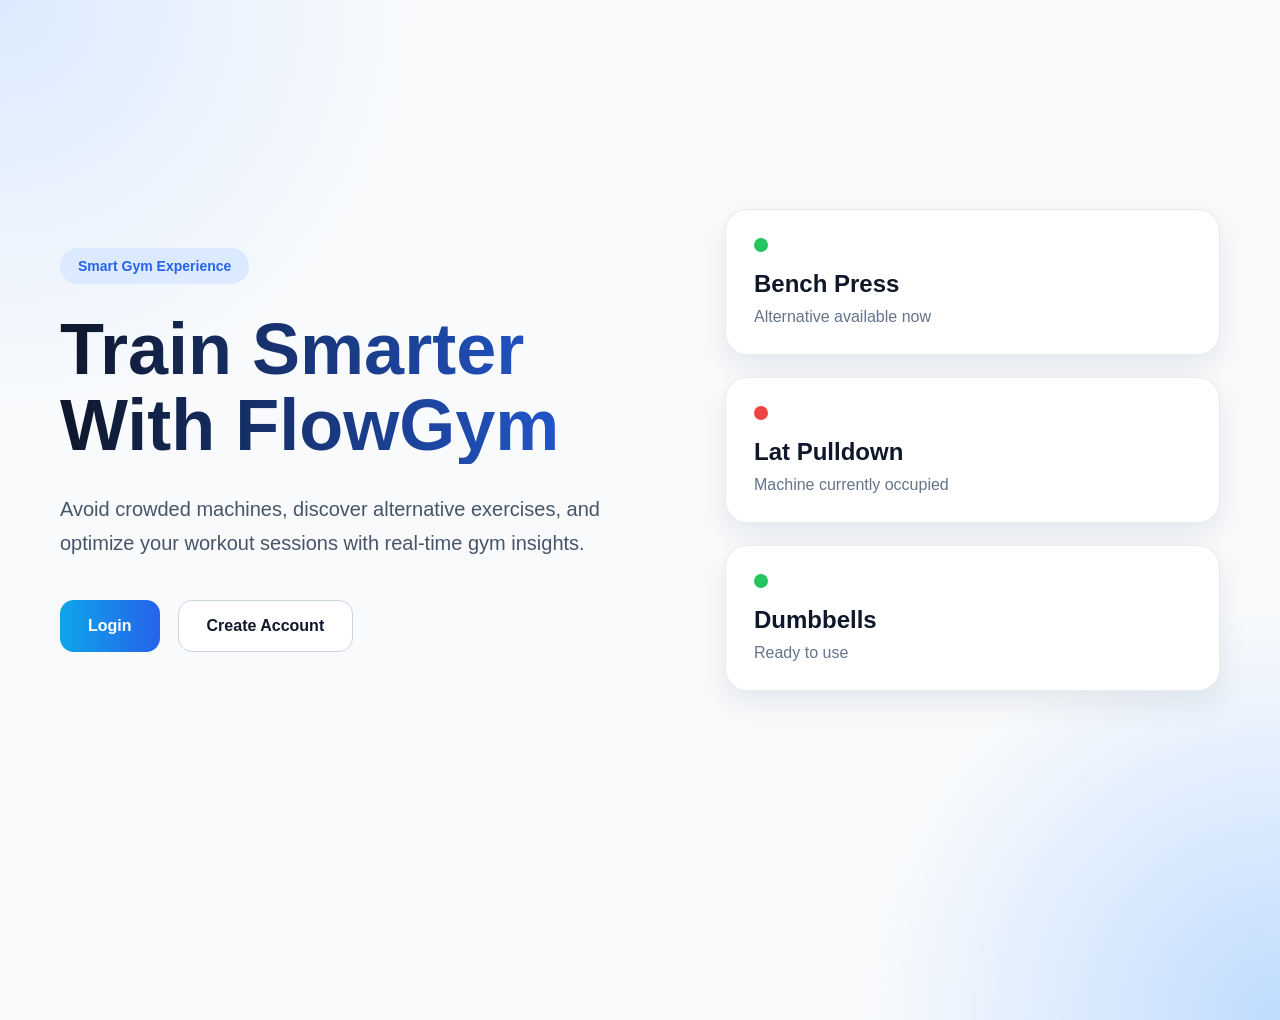
<file: templates/index.html>
<!DOCTYPE html>
<html lang="en">

<head>
    <meta charset="UTF-8">
    <meta name="viewport" content="width=device-width, initial-scale=1.0">
    <title>FlowGym</title>
    <link rel="stylesheet" href="/static/css/style.css">
</head>

<body>

    <div class="landing-wrapper">

        <section class="landing-hero">

            <div class="landing-content">

                <span class="landing-badge">
                    Smart Gym Experience
                </span>

                <h1>
                    Train Smarter With FlowGym
                </h1>

                <p class="landing-description">
                    Avoid crowded machines, discover alternative exercises,
                    and optimize your workout sessions with real-time gym insights.
                </p>

                <div class="landing-actions">

                    <a href="/login" class="landing-button">
                        Login
                    </a>

                    <a href="/register" class="landing-button secondary">
                        Create Account
                    </a>

                </div>

            </div>

            <div class="landing-preview">

                <div class="preview-card">
                    <span class="preview-status available"></span>
                    <h3>Bench Press</h3>
                    <p>Alternative available now</p>
                </div>

                <div class="preview-card">
                    <span class="preview-status occupied"></span>
                    <h3>Lat Pulldown</h3>
                    <p>Machine currently occupied</p>
                </div>

                <div class="preview-card">
                    <span class="preview-status available"></span>
                    <h3>Dumbbells</h3>
                    <p>Ready to use</p>
                </div>

            </div>

        </section>

    </div>

</body>

</html>
</file>
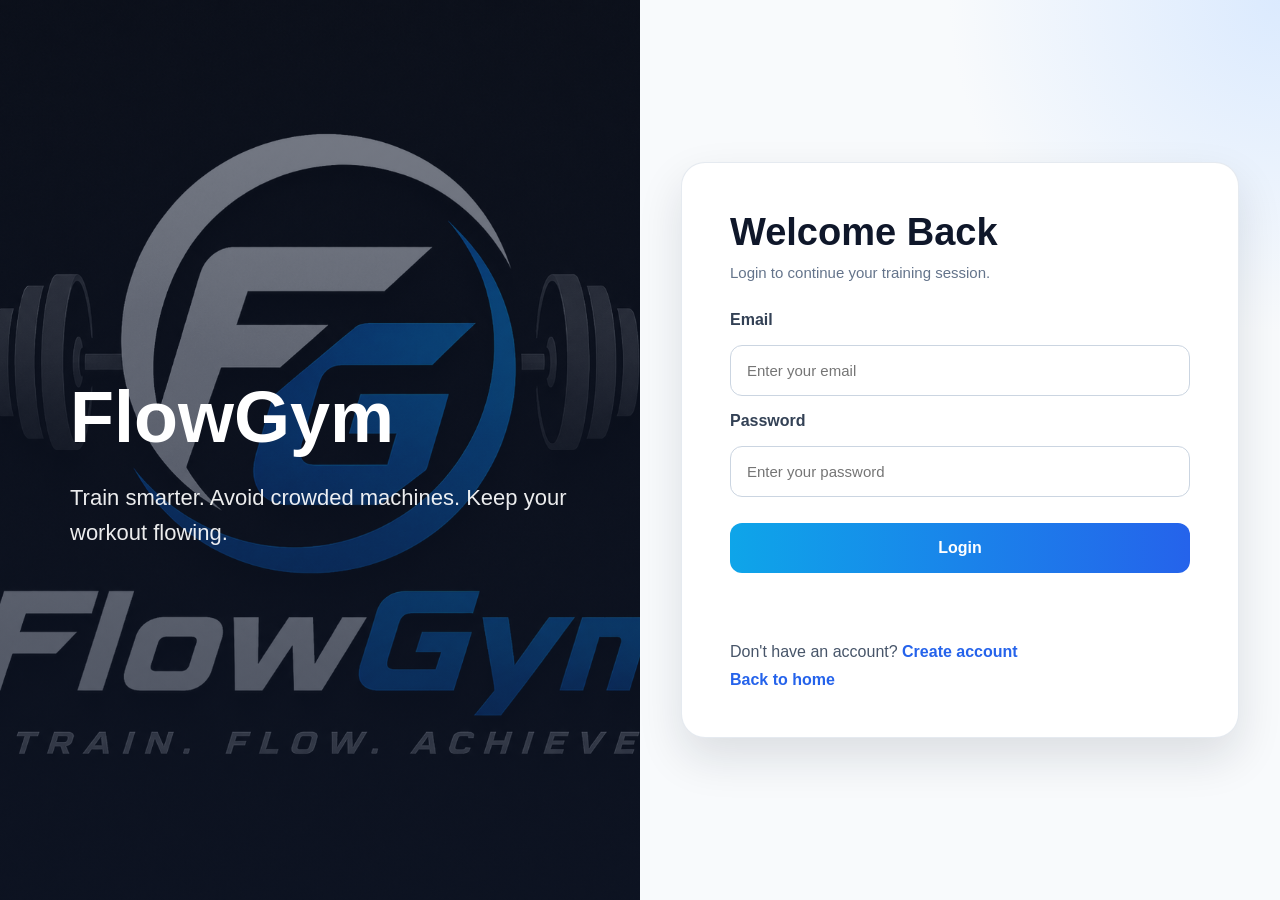
<file: templates/login.html>
<!DOCTYPE html>
<html lang="en">

<head>
    <meta charset="UTF-8">
    <meta name="viewport" content="width=device-width, initial-scale=1.0">
    <title>Login - FlowGym</title>
    <link rel="stylesheet" href="/static/css/style.css">
</head>

<body>
    <div class="login-layout">

        <div class="login-image-side">
            <div class="login-overlay">
                <h1>FlowGym</h1>
                <p>
                    Train smarter. Avoid crowded machines.
                    Keep your workout flowing.
                </p>
            </div>
        </div>

        <div class="login-form-side">
            <div class="login-card-modern">

                <div class="login-header">
                    <h2>Welcome Back</h2>
                    <p>Login to continue your training session.</p>
                </div>

                <form id="login-form">

                    <label for="email">Email</label>
                    <input type="email" id="email" name="email" placeholder="Enter your email" required>

                    <label for="password">Password</label>
                    <input type="password" id="password" name="password" placeholder="Enter your password" required>

                    <button type="submit">Login</button>
                </form>

                <div id="login-result" class="auth-message"></div>

                <div class="login-links">
                    <p>
                        Don't have an account?
                        <a href="/register">Create account</a>
                    </p>

                    <p>
                        <a href="/">Back to home</a>
                    </p>
                </div>
            </div>
        </div>
    </div>

    <script>
        const loginForm = document.getElementById("login-form");
        const loginResult = document.getElementById("login-result");

        loginForm.addEventListener("submit", async function (event) {
            event.preventDefault();

            const email = document.getElementById("email").value.trim();
            const password = document.getElementById("password").value.trim();

            try {
                const response = await fetch("/api/login", {
                    method: "POST",
                    headers: {
                        "Content-Type": "application/json"
                    },
                    body: JSON.stringify({
                        email: email,
                        password: password
                    })
                });

                if (!response.ok) {
                    loginResult.textContent = "Invalid email or password.";
                    return;
                }

                window.location.href = "/app";

            } catch (error) {
                loginResult.textContent = "Unexpected error during login.";
            }
        });
    </script>
</body>

</html>
</file>
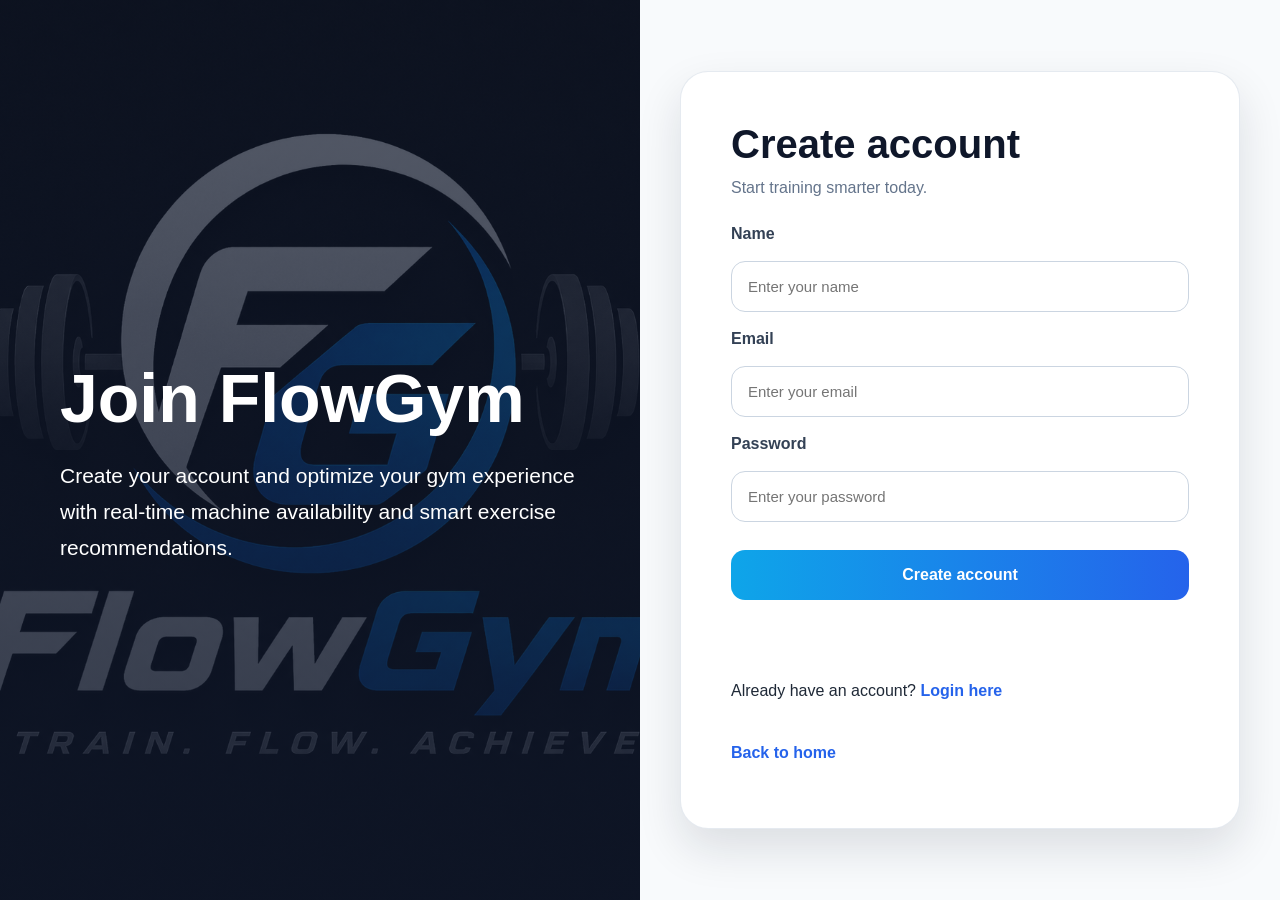
<file: templates/register.html>
<!DOCTYPE html>
<html lang="en">

<head>
    <meta charset="UTF-8">
    <meta name="viewport" content="width=device-width, initial-scale=1.0">
    <title>Register - FlowGym</title>
    <link rel="stylesheet" href="/static/css/style.css">
</head>

<body>

    <div class="register-layout">

        <div class="register-info-side">
            <div class="register-info-content">
                <h1>Join FlowGym</h1>

                <p>
                    Create your account and optimize your gym experience
                    with real-time machine availability and smart exercise recommendations.
                </p>
            </div>
        </div>

        <div class="register-form-side">

            <div class="register-card">

                <div class="register-header">
                    <h2>Create account</h2>
                    <p>Start training smarter today.</p>
                </div>

                <form id="register-form">

                    <label for="name">Name</label>
                    <input type="text" id="name" name="name" placeholder="Enter your name" required>

                    <label for="email">Email</label>
                    <input type="email" id="email" name="email" placeholder="Enter your email" required>

                    <label for="password">Password</label>
                    <input type="password" id="password" name="password" placeholder="Enter your password" required>

                    <button type="submit">Create account</button>
                </form>

                <div id="register-result" class="auth-message"></div>

                <div class="register-links">

                    <p>
                        Already have an account?
                        <a href="/login">Login here</a>
                    </p>

                    <p>
                        <a href="/">Back to home</a>
                    </p>

                </div>
            </div>
        </div>
    </div>

    <script>
        const registerForm = document.getElementById("register-form");
        const registerResult = document.getElementById("register-result");

        registerForm.addEventListener("submit", async function (event) {
            event.preventDefault();

            const name = document.getElementById("name").value.trim();
            const email = document.getElementById("email").value.trim();
            const password = document.getElementById("password").value.trim();

            try {
                const response = await fetch("/api/register", {
                    method: "POST",
                    headers: {
                        "Content-Type": "application/json"
                    },
                    body: JSON.stringify({
                        name: name,
                        email: email,
                        password: password
                    })
                });

                if (!response.ok) {
                    registerResult.textContent = "Could not create account.";
                    return;
                }

                window.location.href = "/login";

            } catch (error) {
                registerResult.textContent = "Unexpected error during registration.";
            }
        });
    </script>

</body>

</html>
</file>
<file: static/css/style.css>
html {
    scroll-behavior: smooth;
}

body {
    font-family: Arial, sans-serif;
    background: linear-gradient(to bottom, #eef4ff 0%, #f7f9fc 100%);
    margin: 0;
    padding: 0;
    color: #1f2937;
}

.page-wrapper {
    width: min(1400px, 95%);
    margin: 0 auto;
    padding: 30px 0 60px;
}

.hero {
    text-align: center;
    margin-bottom: 30px;
    padding: 30px 20px 10px;
}

.hero h1 {
    font-size: 54px;
    margin: 0;
    color: #0f172a;
    letter-spacing: 0.5px;
}

.hero-subtitle {
    margin-top: 12px;
    font-size: 18px;
    color: #475569;
}

.top-panel {
    margin-bottom: 30px;
}

.recommendation-panel,
.gym-section {
    background: rgba(255, 255, 255, 0.95);
    padding: 28px;
    border-radius: 18px;
    box-shadow: 0 10px 25px rgba(15, 23, 42, 0.08);
    border: 1px solid rgba(203, 213, 225, 0.5);
}

.recommendation-panel h2,
.gym-header h2 {
    margin-top: 0;
    margin-bottom: 10px;
    font-size: 32px;
    color: #0f172a;
}

.gym-header p {
    margin: 0 0 15px;
    color: #475569;
    font-size: 15px;
}

form {
    display: flex;
    flex-direction: column;
    gap: 14px;
    margin-top: 18px;
}

label {
    font-weight: bold;
    color: #334155;
}

input {
    padding: 14px 16px;
    font-size: 16px;
    border: 1px solid #cbd5e1;
    border-radius: 10px;
    background: white;
    transition: border-color 0.2s ease, box-shadow 0.2s ease;
}

input:focus {
    outline: none;
    border-color: #38bdf8;
    box-shadow: 0 0 0 4px rgba(56, 189, 248, 0.15);
}

button {
    padding: 14px;
    font-size: 16px;
    cursor: pointer;
    border: none;
    border-radius: 10px;
    background: linear-gradient(to right, #38bdf8, #0ea5e9);
    color: white;
    font-weight: bold;
    transition: transform 0.2s ease, box-shadow 0.2s ease;
}

button:hover {
    transform: translateY(-1px);
    box-shadow: 0 8px 18px rgba(14, 165, 233, 0.25);
}

.result {
    margin-top: 18px;
    padding: 20px;
    border-radius: 12px;
    min-height: 80px;
    border: 1px solid transparent;
    transition: background-color 0.2s ease, border-color 0.2s ease;
}

.result-neutral {
    background-color: #eff6ff;
    border-color: #bfdbfe;
}

.result-success {
    background-color: #bbf7d0;
    border-color: #22c55e;
}

.result-error {
    background-color: #fecaca;
    border-color: #ef4444;
}

.result h2 {
    margin-top: 0;
    margin-bottom: 12px;
}

.result-neutral h2 {
    color: #1e3a8a;
}

.result-success h2 {
    color: #166534;
}

.result-error h2 {
    color: #991b1b;
}

.result-success p {
    color: #14532d;
}

.result-error p {
    color: #7f1d1d;
}

.result p {
    margin: 8px 0;
    line-height: 1.5;
}

.gym-section {
    margin-top: 25px;
}

.gym-legend {
    display: flex;
    gap: 20px;
    margin-bottom: 16px;
    flex-wrap: wrap;
}

.legend-item {
    display: flex;
    align-items: center;
    gap: 8px;
    font-size: 14px;
    font-weight: bold;
    color: #334155;
}

.legend-color {
    width: 18px;
    height: 18px;
    border-radius: 5px;
    display: inline-block;
    border: 1px solid #999;
}

.legend-color.available {
    background-color: #dcfce7;
    border-color: #22c55e;
}

.legend-color.occupied {
    background-color: #fee2e2;
    border-color: #ef4444;
}

.gym-map {
    position: relative;
    width: 100%;
    min-height: 600px;
    background: linear-gradient(to bottom, #f8fafc, #eef2f7);
    border: 3px solid #1e293b;
    border-radius: 16px;
    overflow: hidden;
    box-shadow: inset 0 0 0 2px rgba(255, 255, 255, 0.5);
}

.machine-slot {
    position: absolute;
    width: 125px;
    min-height: 70px;
    padding: 10px 8px;
    border-radius: 14px;
    border: 2px solid #cbd5e1;
    background: white;
    display: flex;
    flex-direction: column;
    align-items: center;
    justify-content: center;
    gap: 4px;
    text-align: center;
    cursor: pointer;
    transition: transform 0.2s ease, box-shadow 0.2s ease;
    box-sizing: border-box;
}

.machine-slot:hover {
    transform: scale(1.03);
    box-shadow: 0 8px 16px rgba(15, 23, 42, 0.12);
    z-index: 2;
}

.machine-slot.available {
    background-color: #dcfce7;
    border-color: #22c55e;
}

.machine-slot.occupied {
    background-color: #fee2e2;
    border-color: #ef4444;
}

.machine-icon {
    font-size: 18px;
    line-height: 1;
}

.machine-name {
    font-size: 13px;
    font-weight: bold;
    color: #0f172a;
    line-height: 1.2;
}

.machine-status {
    font-size: 11px;
    font-weight: bold;
    opacity: 0.85;
    color: #334155;
}

.machine-slot[data-machine-name="Bench"] {
    top: 35px;
    left: 30px;
}

.machine-slot[data-machine-name="Cable Machine"] {
    top: 35px;
    left: 190px;
}

.machine-slot[data-machine-name="Incline Bench"] {
    top: 35px;
    left: 350px;
}

.machine-slot[data-machine-name="Lat Pulldown Machine"] {
    top: 35px;
    right: 30px;
}

.machine-slot[data-machine-name="Pec Deck"] {
    top: 145px;
    left: 110px;
}

.machine-slot[data-machine-name="Seated Row Machine"] {
    top: 145px;
    right: 110px;
}

.machine-slot[data-machine-name="Leg Extension Machine"] {
    top: 255px;
    left: 110px;
}

.machine-slot[data-machine-name="Smith Machine"] {
    top: 255px;
    right: 110px;
}

.machine-slot[data-machine-name="Treadmill"] {
    top: 235px;
    left: 50%;
    transform: translateX(-50%);
}

.machine-slot[data-machine-name="Leg Press Machine"] {
    bottom: 30px;
    left: 50px;
}

.machine-slot[data-machine-name="Dumbbells"] {
    bottom: 30px;
    left: 50%;
    transform: translateX(-50%);
}

.machine-slot[data-machine-name="Shoulder Press Machine"] {
    bottom: 30px;
    right: 50px;
}

.machine-summary {
    display: flex;
    justify-content: center;
    align-items: stretch;
    gap: 18px;
    flex-wrap: wrap;
    margin: 10px auto 36px;
}

.summary-card {
    width: 250px;
    min-height: 110px;
    background: #f8fafc;
    border-radius: 14px;
    padding: 18px;
    border: 1px solid #cbd5e1;
    display: flex;
    flex-direction: column;
    justify-content: center;
    align-items: center;
    gap: 10px;
    text-align: center;
    box-sizing: border-box;
}

.summary-title {
    font-size: 14px;
    font-weight: bold;
    color: #475569;
}

.summary-count {
    font-size: 30px;
    font-weight: bold;
    color: #0f172a;
}

.summary-list-text {
    font-size: 14px;
    color: #1f2937;
    line-height: 1.5;
}

.summary-available {
    background-color: #dcfce7;
    border-color: #86efac;
}

.summary-occupied {
    background-color: #fee2e2;
    border-color: #fca5a5;
}

.summary-list {
    background-color: #eff6ff;
    border-color: #bfdbfe;
    width: 320px;
}

.logout-button {
    margin-top: 16px;
    padding: 10px 18px;
    font-size: 14px;
    border-radius: 8px;
    background: #ef4444;
    color: white;
    border: none;
    cursor: pointer;
    font-weight: bold;
}

.logout-button:hover {
    background: #dc2626;
}

.user-bar {
    margin-top: 16px;
    display: flex;
    justify-content: center;
    align-items: center;
    gap: 16px;
    flex-wrap: wrap;
}

#current-user {
    font-weight: bold;
    color: #334155;
    background: #e0f2fe;
    border: 1px solid #7dd3fc;
    padding: 9px 14px;
    border-radius: 8px;
}

.machine-message {
    min-height: 24px;
    margin-bottom: 12px;
    font-size: 14px;
    font-weight: bold;
    color: #b45309;
    text-align: center;
}

.login-layout {
    min-height: 100vh;
    display: grid;
    grid-template-columns: 1fr 1fr;
    background: #f8fafc;
}

.login-image-side {
    position: relative;
    background-image:
        linear-gradient(rgba(15, 23, 42, 0.55), rgba(15, 23, 42, 0.75)),
        url('/static/images/gym-login.jpg');
    background-size: cover;
    background-position: center;
    display: flex;
    align-items: center;
    justify-content: center;
    padding: 40px;
}

.login-overlay {
    max-width: 500px;
    color: white;
}

.login-overlay h1 {
    font-size: 72px;
    margin-bottom: 20px;
    font-weight: 800;
}

.login-overlay p {
    font-size: 22px;
    line-height: 1.6;
    color: rgba(255, 255, 255, 0.92);
}

.login-form-side {
    display: flex;
    align-items: center;
    justify-content: center;
    padding: 40px;
    background:
        radial-gradient(circle at top right, #dbeafe, transparent 30%),
        #f8fafc;
}

.login-card-modern {
    width: 100%;
    max-width: 460px;
    background: white;
    border-radius: 24px;
    padding: 48px;
    box-shadow: 0 20px 45px rgba(15, 23, 42, 0.12);
    border: 1px solid rgba(203, 213, 225, 0.5);
}

.login-header {
    margin-bottom: 30px;
}

.login-header h2 {
    margin: 0;
    font-size: 38px;
    color: #0f172a;
}

.login-header p {
    margin-top: 10px;
    color: #64748b;
    font-size: 15px;
}

.login-card-modern form {
    display: flex;
    flex-direction: column;
    gap: 16px;
}

.login-card-modern label {
    font-weight: 700;
    color: #334155;
}

.login-card-modern input {
    padding: 16px;
    border-radius: 12px;
    border: 1px solid #cbd5e1;
    font-size: 15px;
    transition: all 0.2s ease;
}

.login-card-modern input:focus {
    outline: none;
    border-color: #38bdf8;
    box-shadow: 0 0 0 4px rgba(56, 189, 248, 0.15);
}

.login-card-modern button {
    margin-top: 10px;
    padding: 16px;
    border: none;
    border-radius: 12px;
    font-size: 16px;
    font-weight: 700;
    color: white;
    cursor: pointer;
    background: linear-gradient(to right, #0ea5e9, #2563eb);
    transition: all 0.2s ease;
}

.login-card-modern button:hover {
    transform: translateY(-2px);
    box-shadow: 0 12px 24px rgba(37, 99, 235, 0.22);
}

.auth-message {
    margin-top: 18px;
    color: #dc2626;
    font-weight: 600;
    min-height: 24px;
}

.login-links {
    margin-top: 28px;
    display: flex;
    flex-direction: column;
    gap: 10px;
}

.login-links p {
    margin: 0;
    color: #475569;
}

.login-links a {
    color: #2563eb;
    font-weight: 700;
    text-decoration: none;
}

.login-links a:hover {
    text-decoration: underline;
}

@media (max-width: 950px) {
    .login-layout {
        grid-template-columns: 1fr;
    }

    .login-image-side {
        min-height: 280px;
    }

    .login-overlay h1 {
        font-size: 52px;
    }
}

.register-layout {
    min-height: 100vh;
    display: grid;
    grid-template-columns: 1fr 1fr;
}

.register-info-side {
    background:
        linear-gradient(rgba(15, 23, 42, 0.7), rgba(15, 23, 42, 0.85)),
        url('/static/images/gym-login.jpg');
    background-size: cover;
    background-position: center;
    display: flex;
    align-items: center;
    justify-content: center;
    padding: 60px;
}

.register-info-content {
    max-width: 520px;
    color: white;
}

.register-info-content h1 {
    font-size: 68px;
    margin-bottom: 20px;
}

.register-info-content p {
    font-size: 21px;
    line-height: 1.7;
}

.register-form-side {
    display: flex;
    align-items: center;
    justify-content: center;
    padding: 40px;
    background: #f8fafc;
}

.register-card {
    width: 100%;
    max-width: 480px;
    background: white;
    padding: 50px;
    border-radius: 28px;
    box-shadow: 0 20px 45px rgba(15, 23, 42, 0.12);
    border: 1px solid rgba(203, 213, 225, 0.5);
}

.register-header {
    margin-bottom: 28px;
}

.register-header h2 {
    margin: 0;
    font-size: 40px;
    color: #0f172a;
}

.register-header p {
    margin-top: 12px;
    color: #64748b;
    font-size: 16px;
}

.register-card form {
    display: flex;
    flex-direction: column;
    gap: 18px;
}

.register-card label {
    font-weight: 700;
    color: #334155;
}

.register-card input {
    padding: 16px;
    border-radius: 14px;
    border: 1px solid #cbd5e1;
    font-size: 15px;
}

.register-card button {
    margin-top: 10px;
    padding: 16px;
    border-radius: 14px;
    border: none;
    background: linear-gradient(to right, #0ea5e9, #2563eb);
    color: white;
    font-size: 16px;
    font-weight: 700;
    cursor: pointer;
}

.register-links {
    margin-top: 24px;
    display: flex;
    flex-direction: column;
    gap: 12px;
}

.register-links a {
    color: #2563eb;
    text-decoration: none;
    font-weight: 700;
}

.landing-wrapper {
    min-height: 100vh;
    padding: 60px;
    background:
        radial-gradient(circle at top left, #dbeafe, transparent 25%),
        radial-gradient(circle at bottom right, #bfdbfe, transparent 25%),
        #f8fafc;
    overflow: hidden;
}

.landing-hero {
    min-height: calc(100vh - 120px);
    display: grid;
    grid-template-columns: 1.1fr 0.9fr;
    align-items: center;
    gap: 60px;
}

.landing-content {
    max-width: 620px;
}

.landing-badge {
    display: inline-block;
    padding: 10px 18px;
    border-radius: 999px;
    background: #dbeafe;
    color: #2563eb;
    font-weight: 700;
    font-size: 14px;
    margin-bottom: 28px;
}

.landing-content h1 {
    font-size: 72px;
    line-height: 1.05;
    margin: 0;
    background: linear-gradient(to right, #0f172a, #2563eb);
    background-clip: text;
    -webkit-background-clip: text;
    -webkit-text-fill-color: transparent;
}

.landing-description {
    margin-top: 28px;
    font-size: 20px;
    line-height: 1.7;
    color: #475569;
}

.landing-actions {
    display: flex;
    gap: 18px;
    margin-top: 40px;
}

.landing-button {
    padding: 16px 28px;
    border-radius: 14px;
    font-size: 16px;
    font-weight: 700;
    text-decoration: none;
    transition: all 0.2s ease;
    display: inline-flex;
    align-items: center;
    justify-content: center;
}

.landing-button:first-child {
    background: linear-gradient(to right, #0ea5e9, #2563eb);
    color: white;
}

.landing-button.secondary {
    background: white;
    color: #0f172a;
    border: 1px solid #cbd5e1;
}

.landing-preview {
    display: flex;
    flex-direction: column;
    gap: 22px;
}

.preview-card {
    position: relative;
    background: white;
    padding: 28px;
    border-radius: 22px;
    box-shadow: 0 12px 30px rgba(15, 23, 42, 0.08);
    border: 1px solid rgba(203, 213, 225, 0.45);
    transition: all 0.25s ease;
}

.preview-card:hover {
    transform: translateY(-4px);
}

.preview-card h3 {
    margin-top: 14px;
    margin-bottom: 10px;
    font-size: 24px;
    color: #0f172a;
}

.preview-card p {
    margin: 0;
    color: #64748b;
}

.preview-status {
    width: 14px;
    height: 14px;
    border-radius: 50%;
    display: inline-block;
}

.preview-status.available {
    background: #22c55e;
}

.preview-status.occupied {
    background: #ef4444;
}

@media (max-width: 1100px) {

    .landing-hero,
    .register-layout {
        grid-template-columns: 1fr;
    }

    .landing-hero {
        text-align: center;
    }

    .landing-actions {
        justify-content: center;
        flex-wrap: wrap;
    }

    .landing-content h1 {
        font-size: 58px;
    }

    .register-info-side {
        min-height: 320px;
        padding: 40px;
    }

    .register-info-content {
        text-align: center;
    }
}

@media (max-width: 750px) {

    .landing-wrapper {
        padding: 30px 20px;
    }

    .landing-content h1 {
        font-size: 42px;
    }

    .landing-actions {
        flex-direction: column;
    }

    .landing-button {
        width: 100%;
    }

    .register-form-side {
        padding: 20px;
    }

    .register-card {
        padding: 32px 24px;
    }
}

.machines-grid {
    display: grid;
    grid-template-columns: repeat(auto-fit, minmax(280px, 1fr));
    gap: 24px;
    margin-top: 30px;
}

.machine-info-card {
    background: white;
    border-radius: 24px;
    overflow: hidden;
    border: 1px solid #e2e8f0;
    box-shadow: 0 10px 25px rgba(15, 23, 42, 0.08);
    transition: all 0.25s ease;
}

.machine-info-card:hover {
    transform: translateY(-6px);
}

.machine-info-card img {
    width: 100%;
    height: 160px;
    object-fit: cover;
}

.machine-info-card h2 {
    padding: 20px 20px 10px;
    margin: 0;
    color: #0f172a;
}

.machine-info-card p {
    padding: 0 20px 24px;
    margin: 0;
    line-height: 1.7;
    color: #475569;
}

/* =========================================
   TOAST NOTIFICATIONS (MOBILE FRIENDLY)
========================================= */
.toast-container {
    position: fixed;
    bottom: 20px;
    right: 20px;
    z-index: 9999;
    display: flex;
    flex-direction: column;
    gap: 10px;
}

.toast {
    min-width: 250px;
    padding: 16px 24px;
    color: #fff;
    border-radius: 14px;
    box-shadow: 0 10px 25px rgba(15, 23, 42, 0.2);
    font-size: 15px;
    font-weight: 600;
    display: flex;
    align-items: center;
    justify-content: space-between;
    animation: slideInRight 0.3s cubic-bezier(0.4, 0, 0.2, 1) forwards;
    opacity: 0;
    transform: translateX(100%);
}

.toast.success {
    background-color: #22c55e;
}

.toast.error {
    background-color: #ef4444;
}

.toast.warning {
    background-color: #f59e0b;
    color: #fff;
}

.toast.fade-out {
    animation: fadeOutRight 0.3s ease forwards;
}

@keyframes slideInRight {
    to {
        opacity: 1;
        transform: translateX(0);
    }
}

@keyframes fadeOutRight {
    to {
        opacity: 0;
        transform: translateX(100%);
    }
}

/* Adaptación para pantallas de móvil */
@media (max-width: 600px) {
    .toast-container {
        left: 20px;
        right: 20px;
        align-items: center;
    }

    .toast {
        width: 100%;
        min-width: 0;
    }
}

/* =========================================
   CUSTOM CONFIRM MODAL
========================================= */
.confirm-overlay {
    position: fixed;
    top: 0;
    left: 0;
    width: 100%;
    height: 100%;
    background: rgba(15, 23, 42, 0.6);
    backdrop-filter: blur(4px);
    z-index: 10000;
    display: flex;
    align-items: center;
    justify-content: center;
    opacity: 1;
    transition: opacity 0.2s ease;
}

.confirm-overlay.hidden {
    display: none;
    opacity: 0;
}

.confirm-modal {
    background: white;
    width: 90%;
    max-width: 380px;
    padding: 26px;
    border-radius: 20px;
    box-shadow: 0 20px 45px rgba(15, 23, 42, 0.2);
    text-align: center;
    transform: translateY(0);
    animation: modalPop 0.3s cubic-bezier(0.175, 0.885, 0.32, 1.275);
}

@keyframes modalPop {
    0% {
        transform: scale(0.9);
        opacity: 0;
    }

    100% {
        transform: scale(1);
        opacity: 1;
    }
}

.confirm-title {
    margin: 0 0 10px;
    font-size: 22px;
    color: #0f172a;
    font-weight: 800;
}

.confirm-message {
    margin: 0 0 24px;
    font-size: 16px;
    color: #475569;
    line-height: 1.5;
}

.confirm-actions {
    display: flex;
    gap: 12px;
    justify-content: center;
}

.confirm-btn {
    padding: 14px 20px;
    border-radius: 12px;
    font-size: 15px;
    font-weight: 700;
    cursor: pointer;
    flex: 1;
    border: none;
    transition: all 0.2s ease;
}

.cancel-btn {
    background: #f1f5f9;
    color: #475569;
}

.cancel-btn:hover {
    background: #e2e8f0;
}

.delete-btn {
    background: #ef4444;
    color: white;
}

.delete-btn:hover {
    background: #dc2626;
    transform: translateY(-2px);
    box-shadow: 0 8px 16px rgba(239, 68, 68, 0.25);
}

/* =========================================
   MOBILE EXERCISE LIST
========================================= */
.exercise-list-item {
    display: flex;
    align-items: center;
    justify-content: space-between;
    background: #f8fafc;
    border: 1px solid #cbd5e1;
    border-radius: 8px;
    padding: 10px 14px;
    box-shadow: 0 2px 4px rgba(0, 0, 0, 0.05);
}

.exercise-list-item span {
    font-weight: 600;
    color: #334155;
    flex: 1;
}

.exercise-actions {
    display: flex;
    gap: 6px;
}

.exercise-action-btn {
    width: 32px;
    height: 32px;
    display: flex;
    align-items: center;
    justify-content: center;
    border: none;
    border-radius: 6px;
    cursor: pointer;
    font-size: 14px;
    transition: background 0.2s;
}

.btn-up,
.btn-down {
    background: #e2e8f0;
    color: #475569;
}

.btn-up:hover,
.btn-down:hover {
    background: #cbd5e1;
}

.btn-remove {
    background: #fee2e2;
    color: #ef4444;
}

.btn-remove:hover {
    background: #fca5a5;
}

/* =========================================
   ROUTINE PANELS & FORMS (MODERN UI)
========================================= */

select {
    padding: 14px 16px;
    font-size: 16px;
    border: 1px solid #cbd5e1;
    border-radius: 10px;
    background: white;
    color: #1f2937;
    transition: border-color 0.2s ease, box-shadow 0.2s ease;
    width: 100%;
    box-sizing: border-box;
    cursor: pointer;
}

select:focus {
    outline: none;
    border-color: #38bdf8;
    box-shadow: 0 0 0 4px rgba(56, 189, 248, 0.15);
}

.routine-panel {
    background: rgba(255, 255, 255, 0.95);
    padding: 28px;
    border-radius: 18px;
    box-shadow: 0 10px 25px rgba(15, 23, 42, 0.08);
    border: 1px solid rgba(203, 213, 225, 0.5);
    display: flex;
    flex-direction: column;
    gap: 16px;
}

.routine-panel h2 {
    margin: 0 0 5px 0;
    font-size: 24px;
    color: #0f172a;
}

.routine-panel-desc {
    margin: 0 0 15px 0;
    color: #64748b;
    font-size: 14px;
}

.form-group {
    display: flex;
    flex-direction: column;
    gap: 8px;
}

.form-row {
    display: flex;
    gap: 12px;
    align-items: stretch;
}

.preview-box {
    margin-top: 10px;
    padding: 16px;
    background-color: #f8fafc;
    border-radius: 12px;
    border: 1px solid #e2e8f0;
}

.btn-action {
    width: fit-content;
    padding: 14px 24px;
}

.btn-danger {
    background: linear-gradient(to right, #ef4444, #dc2626);
    box-shadow: 0 4px 12px rgba(239, 68, 68, 0.2);
}

.btn-danger:hover {
    box-shadow: 0 8px 18px rgba(239, 68, 68, 0.35);
}

.btn-success {
    background: linear-gradient(to right, #22c55e, #16a34a);
    box-shadow: 0 4px 12px rgba(34, 197, 94, 0.2);
}

.btn-success:hover {
    box-shadow: 0 8px 18px rgba(34, 197, 94, 0.35);
}

.dashboard-top-grid {
    display: grid;
    grid-template-columns: repeat(auto-fit, minmax(320px, 1fr));
    gap: 24px;
    margin-top: 24px;
}

.span-2-desktop {
    grid-column: span 1;
}

@media (min-width: 768px) {
    .span-2-desktop {
        grid-column: span 2;
    }

    .form-half-width {
        max-width: 50%;
    }
}

@media (max-width: 600px) {
    .form-row {
        flex-direction: column;
    }

    .btn-action {
        width: 100%;
    }
}
</file>
